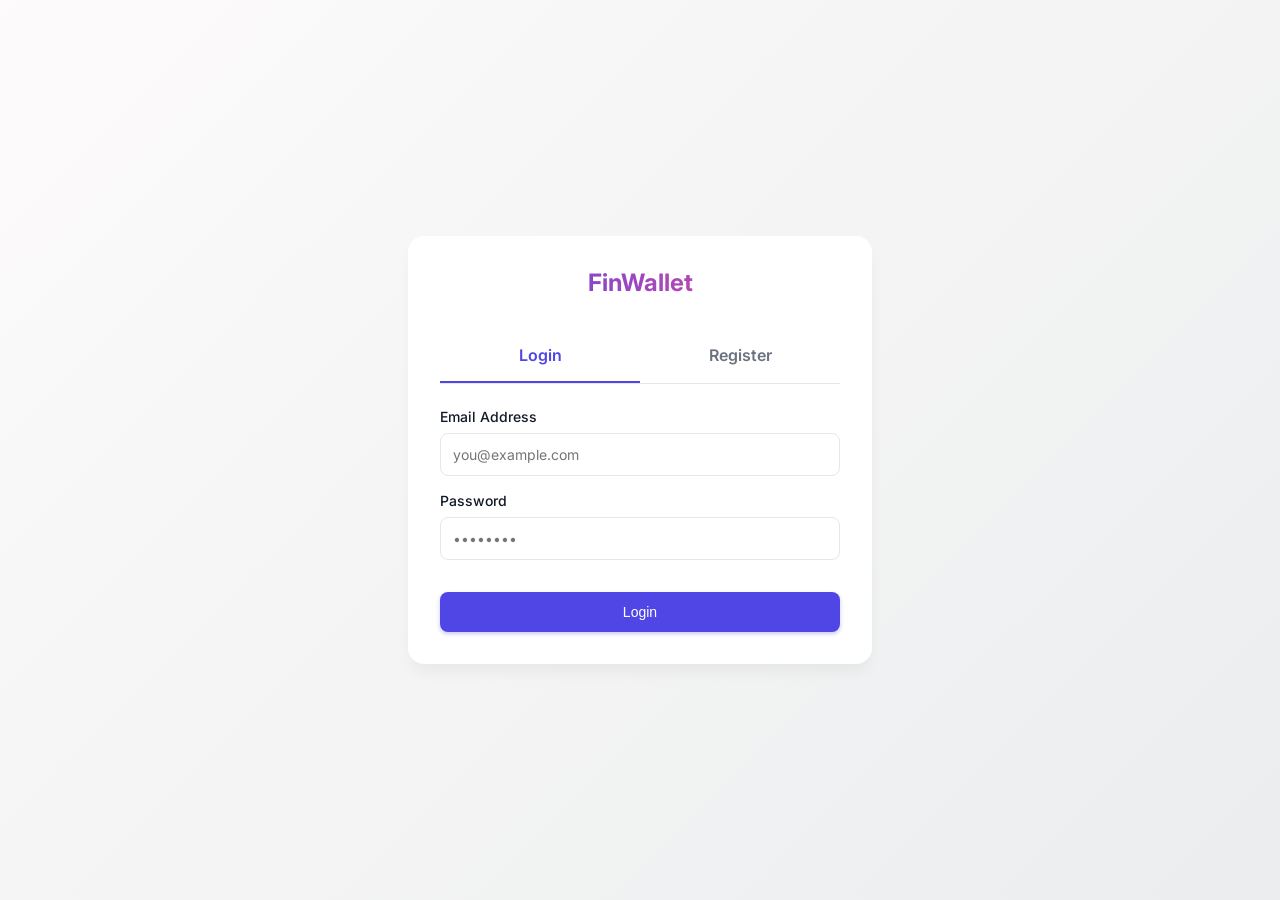
<file: src/main/resources/templates/login-password-encrypt.html>
<!DOCTYPE html>
<html xmlns:th="http://www.thymeleaf.org">
<head>
    <meta charset="UTF-8">
    <meta name="viewport" content="width=device-width, initial-scale=1.0">
    <title>Login - FinWallet</title>
    <link rel="preconnect" href="https://fonts.googleapis.com">
    <link rel="preconnect" href="https://fonts.gstatic.com" crossorigin>
    <link href="https://fonts.googleapis.com/css2?family=Inter:wght@400;500;600;700&display=swap" rel="stylesheet">
    <style>
        :root {
            --primary: #4F46E5;
            --primary-hover: #4338CA;
            --bg-color: #F3F4F6;
            --surface: #FFFFFF;
            --text-main: #111827;
            --text-muted: #6B7280;
            --border: #E5E7EB;
        }

        body {
            font-family: 'Inter', sans-serif;
            margin: 0;
            padding: 0;
            background: linear-gradient(135deg, #fdfbfb 0%, #ebedee 100%);
            color: var(--text-main);
            min-height: 100vh;
            display: flex;
            align-items: center;
            justify-content: center;
        }

        .section-card {
            background: var(--surface); border-radius: 16px; padding: 2rem;
            box-shadow: 0 10px 15px -3px rgba(0, 0, 0, 0.05);
            width: 100%; max-width: 400px;
        }

        .btn {
            background: var(--primary); color: white; border: none;
            padding: 0.75rem 1.25rem; border-radius: 8px; font-weight: 500; font-size: 0.875rem;
            cursor: pointer; transition: all 0.2s; box-shadow: 0 2px 4px rgba(79, 70, 229, 0.3);
            width: 100%; margin-top: 1rem;
        }
        .btn:hover { background: var(--primary-hover); transform: translateY(-1px); box-shadow: 0 4px 6px rgba(79, 70, 229, 0.4); }

        .form-group { margin-bottom: 1rem; text-align: left; }
        .form-group label { display: block; font-size: 0.875rem; font-weight: 500; margin-bottom: 0.5rem; color: var(--text-main); }
        .form-control {
            width: 100%; padding: 0.75rem; border: 1px solid var(--border); border-radius: 8px;
            font-size: 0.875rem; box-sizing: border-box; font-family: inherit;
        }
        .form-control:focus { outline: none; border-color: var(--primary); box-shadow: 0 0 0 3px rgba(79, 70, 229, 0.1); }
        
        .error-msg { color: #DC2626; background: #FEE2E2; border-radius: 8px; padding: 0.5rem; font-size: 0.875rem; display: none; margin-bottom: 1rem; text-align: center; }

        .auth-tabs { display: flex; margin-bottom: 1.5rem; border-bottom: 1px solid var(--border); }
        .auth-tab { flex: 1; padding: 1rem; cursor: pointer; font-weight: 600; color: var(--text-muted); transition: color 0.2s; text-align: center; }
        .auth-tab.active { color: var(--primary); border-bottom: 2px solid var(--primary); }
        
        .brand { text-align: center; margin-bottom: 2rem; font-size: 1.5rem; font-weight: 700; background: linear-gradient(to right, #4F46E5, #EC4899); -webkit-background-clip: text; -webkit-text-fill-color: transparent; }
    </style>
</head>
<body>

    <div class="section-card">
        <div class="brand">FinWallet</div>
        
        <div class="auth-tabs">
            <div class="auth-tab active" id="tab-login" onclick="switchAuthTab('login')">Login</div>
            <div class="auth-tab" id="tab-register" onclick="switchAuthTab('register')">Register</div>
        </div>

        <form id="auth-form" onsubmit="handleAuth(event)">
            <div class="form-group">
                <label>Email Address</label>
                <input type="email" id="auth-email" class="form-control" required placeholder="you@example.com">
            </div>
            <div class="form-group">
                <label>Password</label>
                <input type="password" id="auth-password" class="form-control" required placeholder="••••••••">
            </div>
            <div id="auth-error" class="error-msg"></div>
            <button type="submit" class="btn" id="auth-submit-btn">Login</button>
        </form>
    </div>

    <script>
        let currentAuthMode = 'login';
        
        function switchAuthTab(mode) {
            currentAuthMode = mode;
            document.getElementById('tab-login').classList.toggle('active', mode === 'login');
            document.getElementById('tab-register').classList.toggle('active', mode === 'register');
            document.getElementById('auth-submit-btn').innerText = mode === 'login' ? 'Login' : 'Register';
            document.getElementById('auth-error').style.display = 'none';
        }

        function handleAuth(e) {
            e.preventDefault();
            const email = document.getElementById('auth-email').value;
            const password = document.getElementById('auth-password').value;
            
            if (currentAuthMode === 'register') {
                fetch('/api/auth/register', {
                    method: 'POST',
                    headers: { 'Content-Type': 'application/json' },
                    body: JSON.stringify({ email, password })
                }).then(async res => {
                    if (res.ok) {
                        alert("Registration successful! Please login.");
                        switchAuthTab('login');
                        document.getElementById('auth-password').value = '';
                    } else {
                        const err = await res.json();
                        showAuthError(err.message || 'Registration failed');
                    }
                }).catch(() => showAuthError("Network error during registration"));
            } else {
                fetch('/api/auth/login', {
                    method: 'POST',
                    headers: { 'Content-Type': 'application/json' },
                    body: JSON.stringify({ email, password })
                }).then(async res => {
                    if (res.ok) {
                        const data = await res.json();
                        // Save the JWT Token
                        localStorage.setItem('jwtToken', data.token);
                        // Redirect to the dashboard upon successful login
                        window.location.href = '/ui';
                    } else {
                        showAuthError("Invalid email or password");
                    }
                }).catch(() => showAuthError("Network error during login"));
            }
        }

        function showAuthError(msg) {
            const errDiv = document.getElementById('auth-error');
            errDiv.innerText = msg;
            errDiv.style.display = 'block';
        }
    </script>
</body>
</html>
</file>
